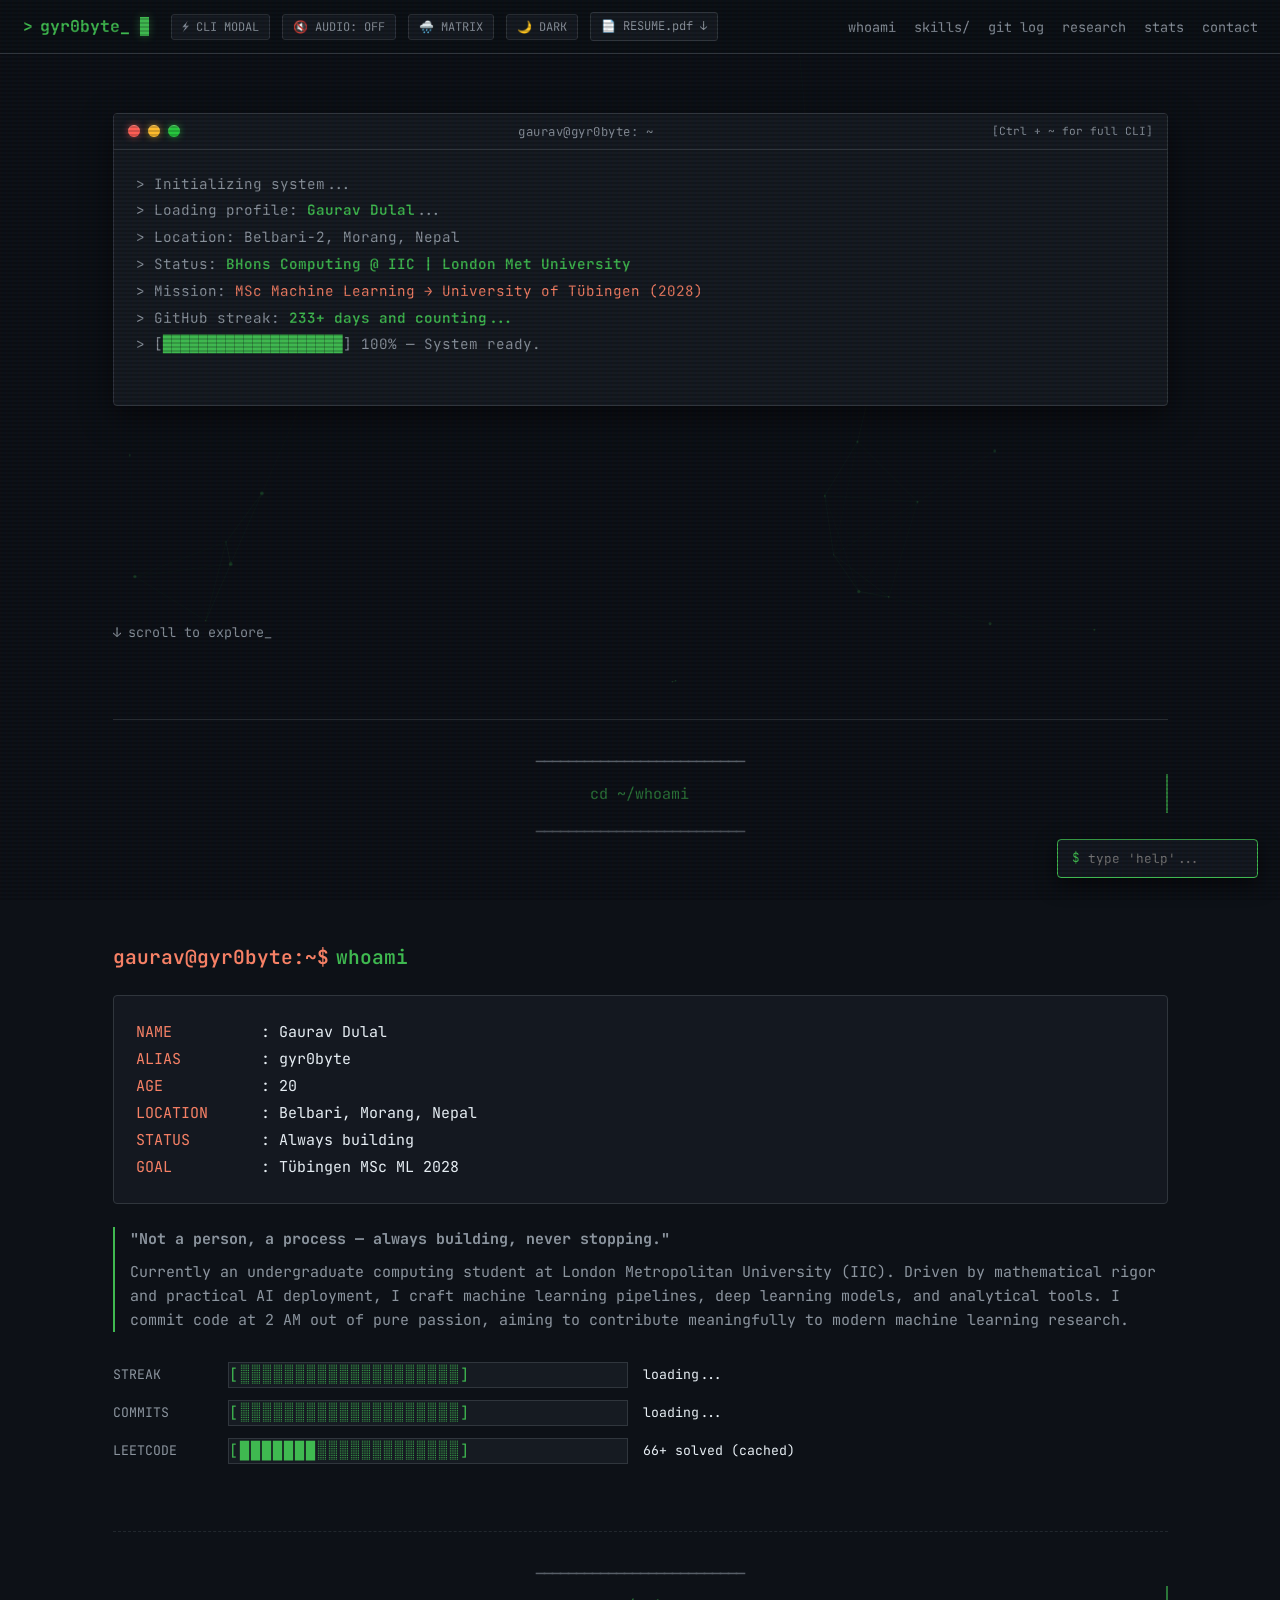
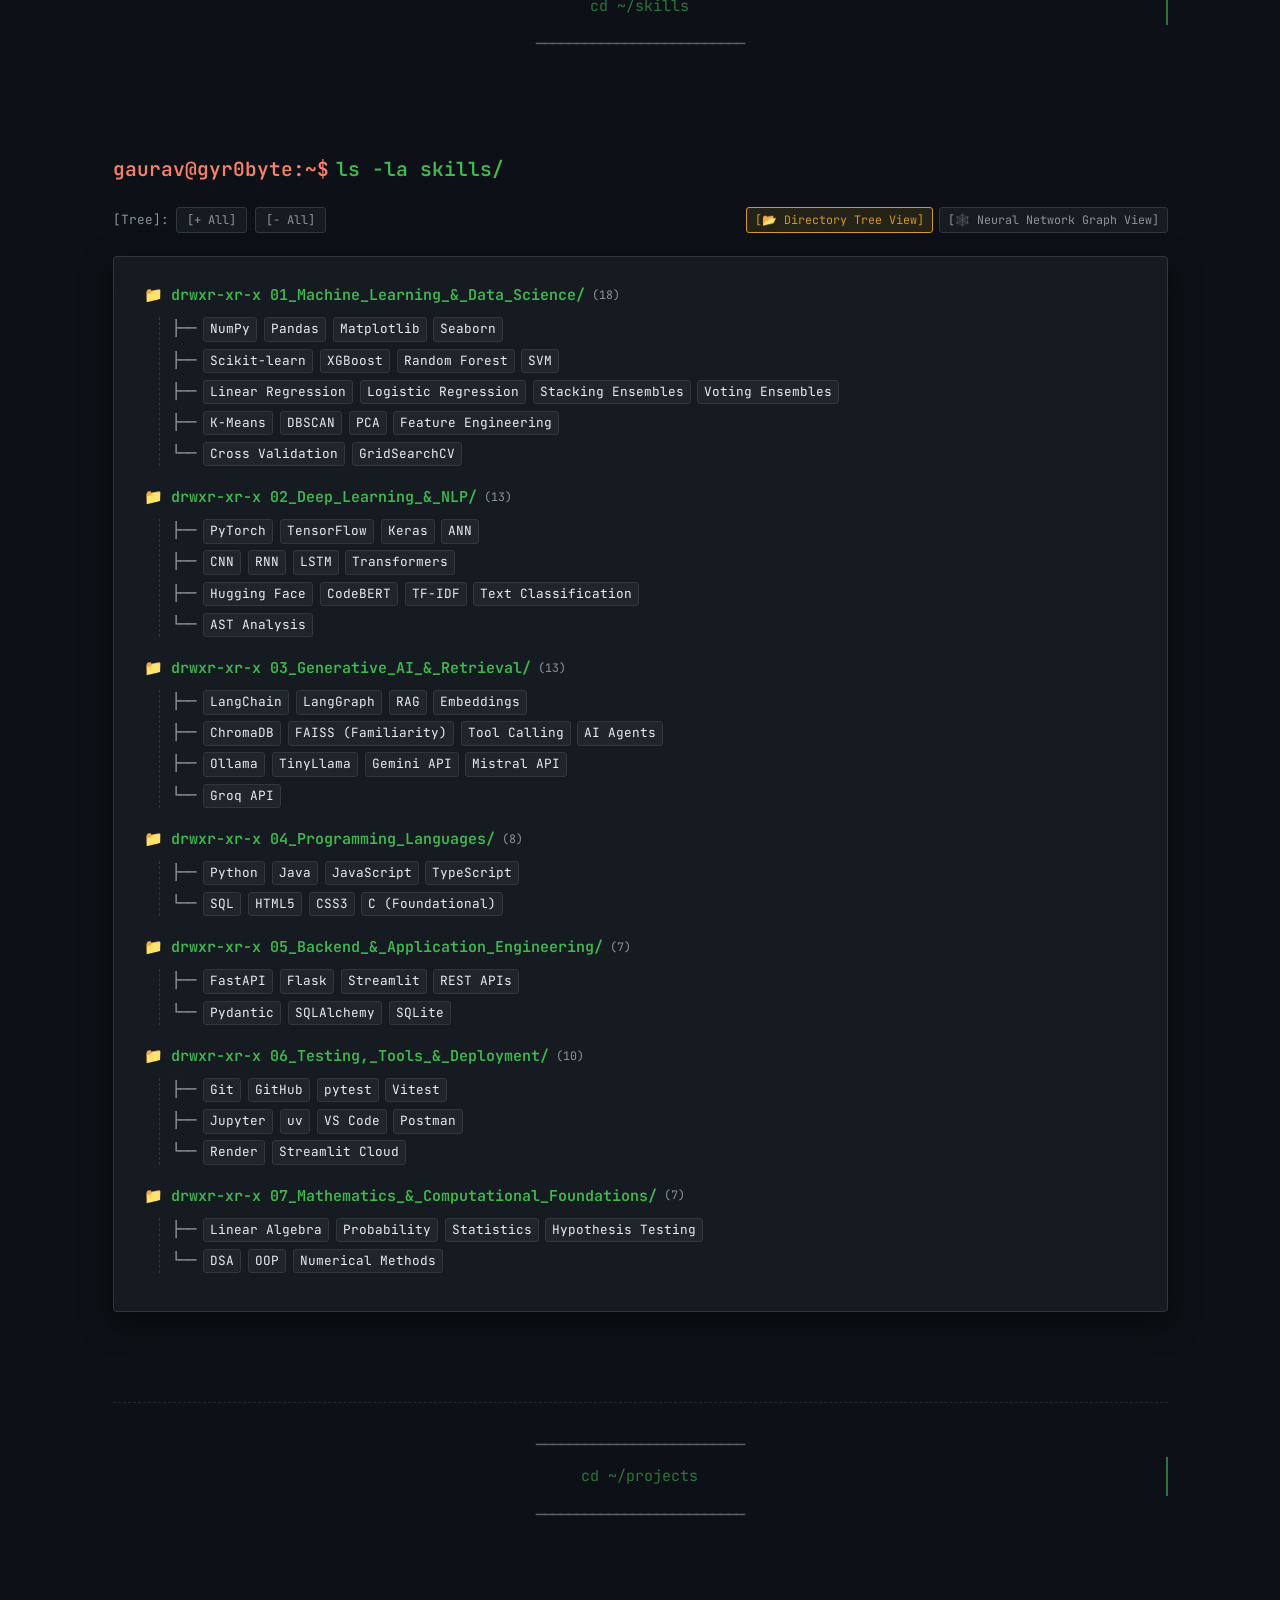
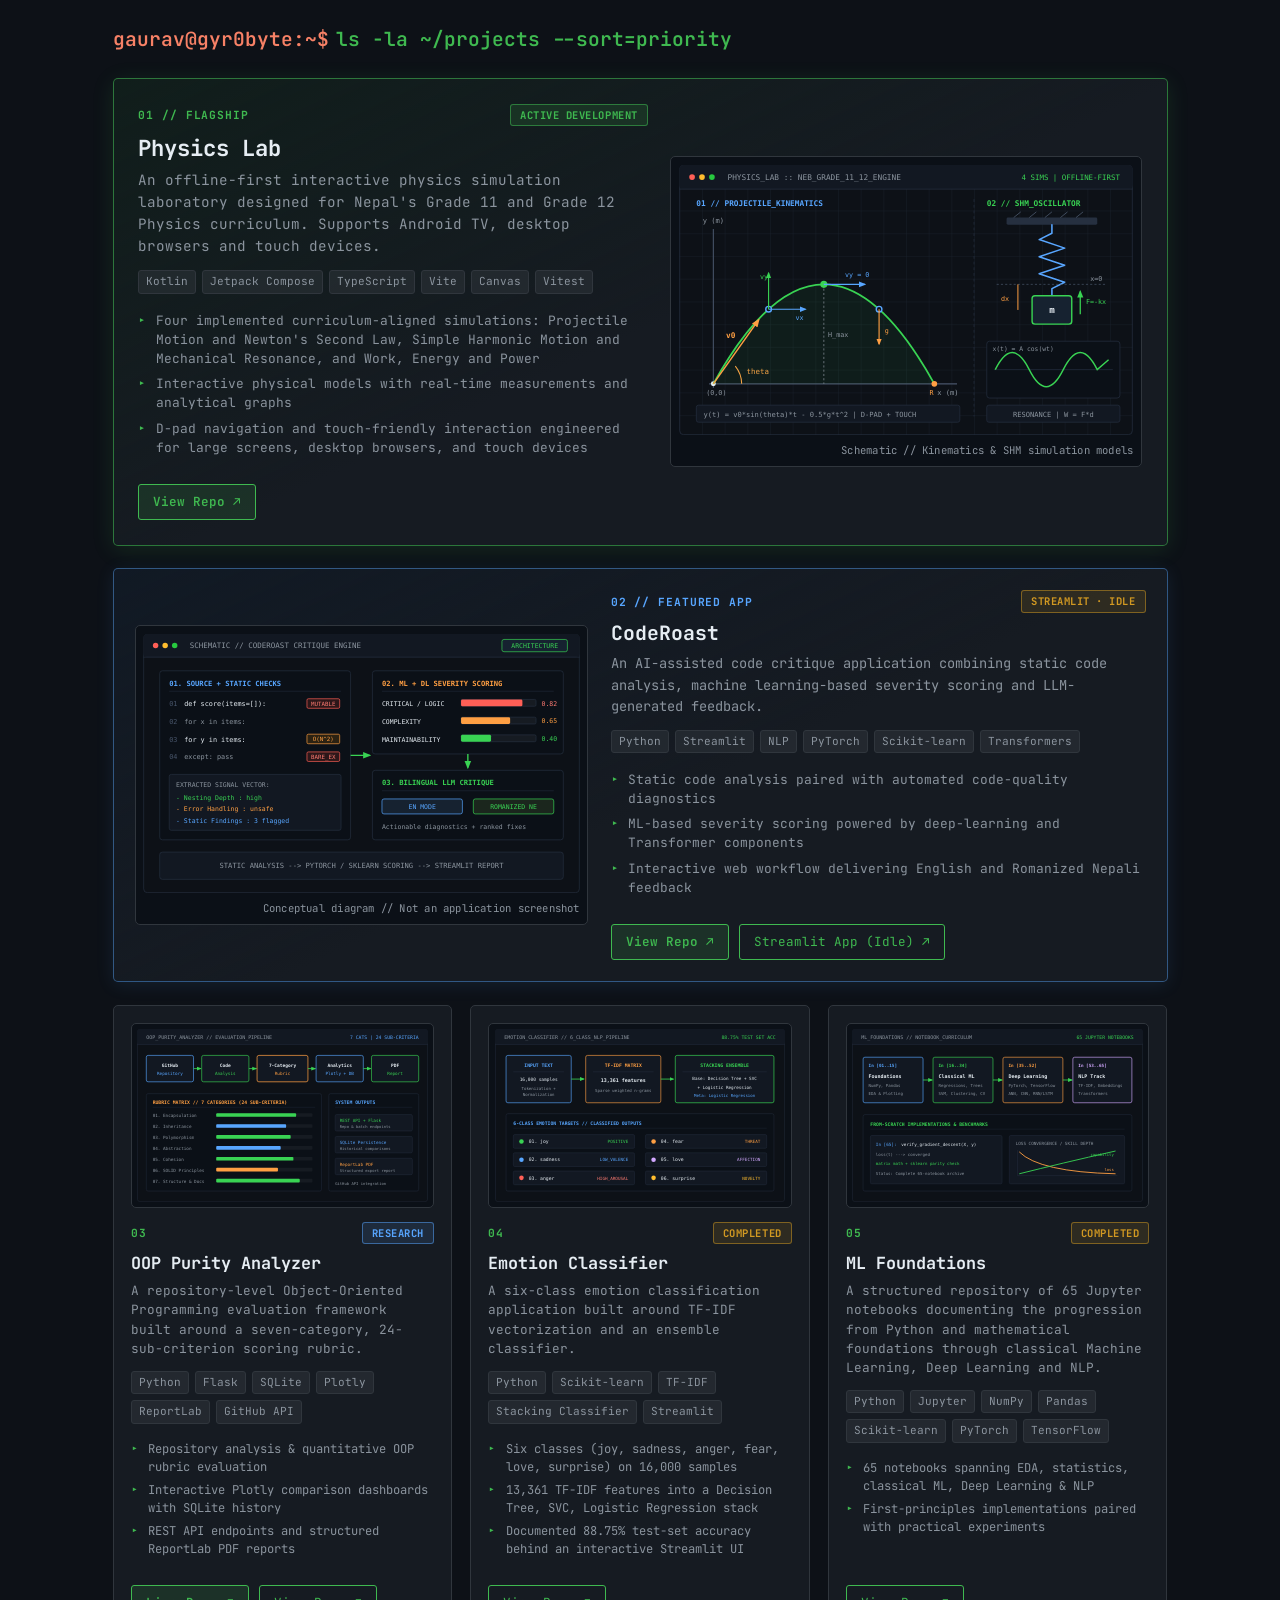
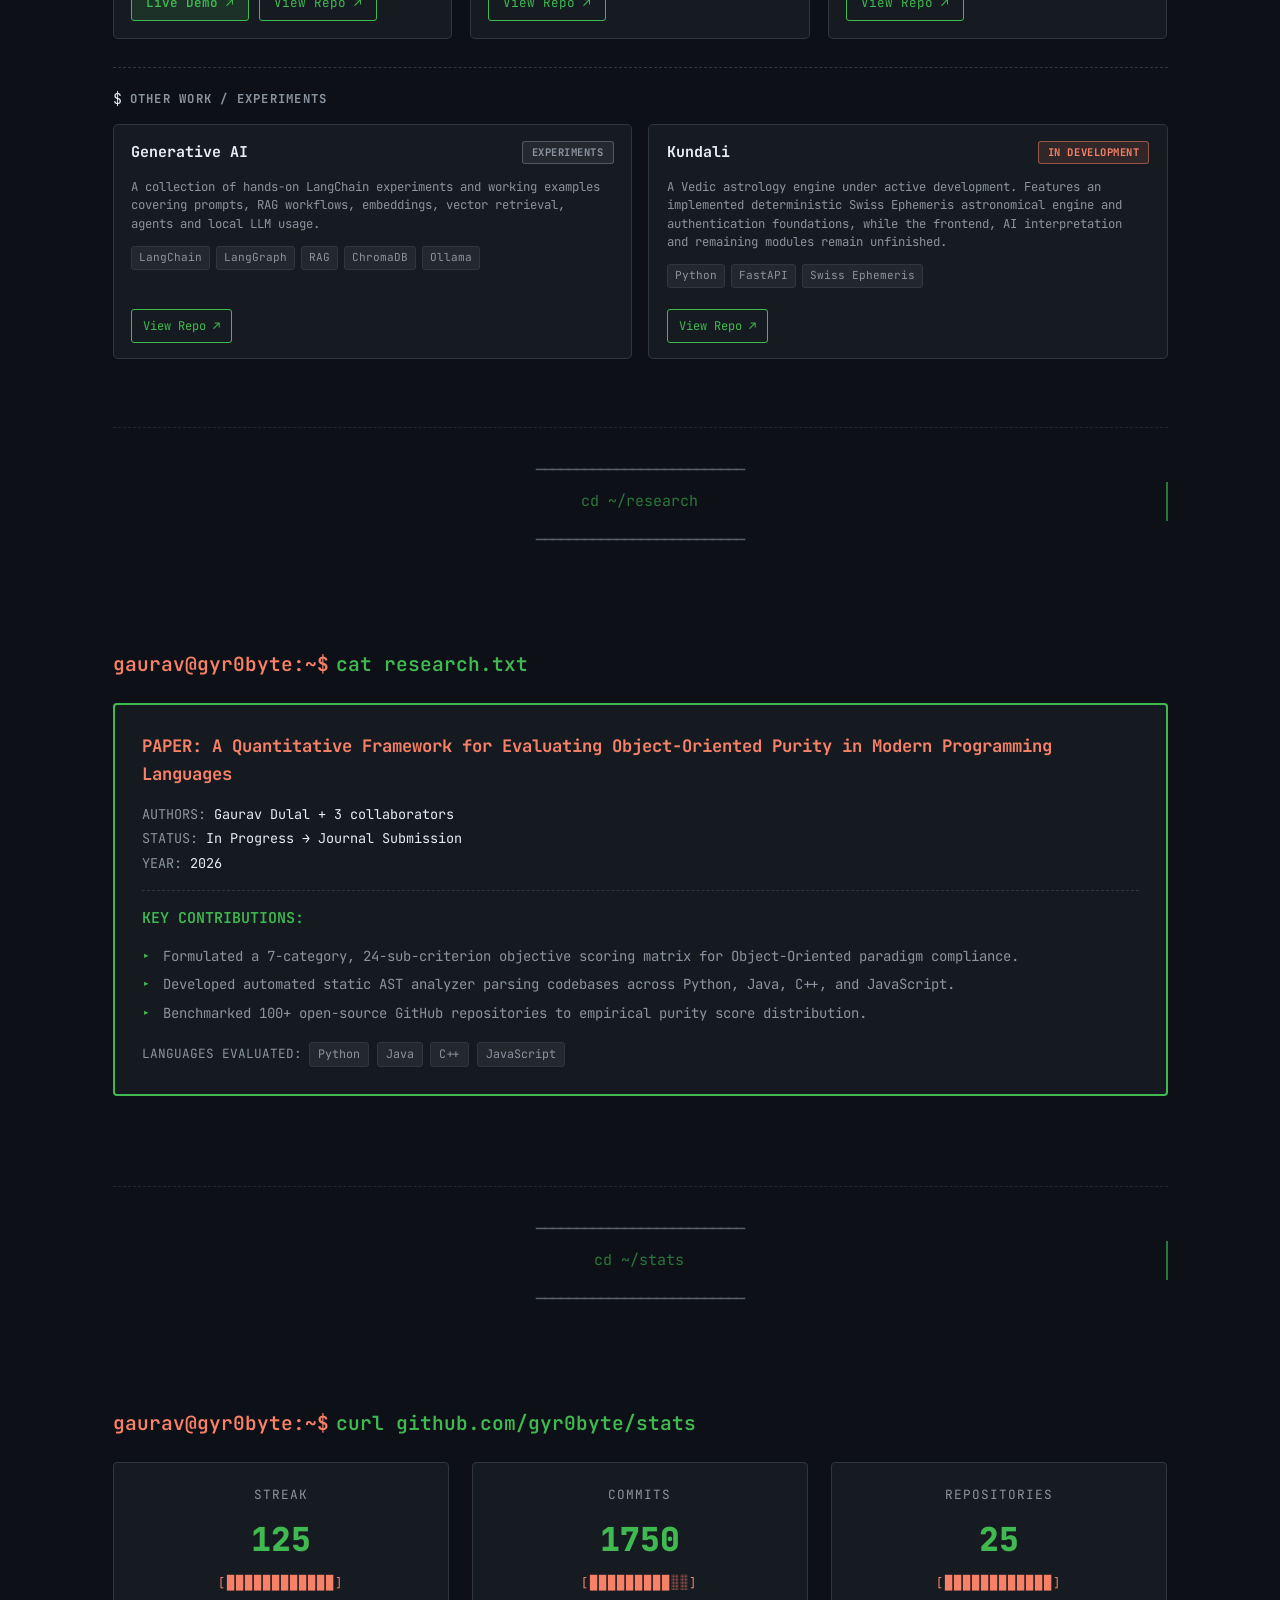
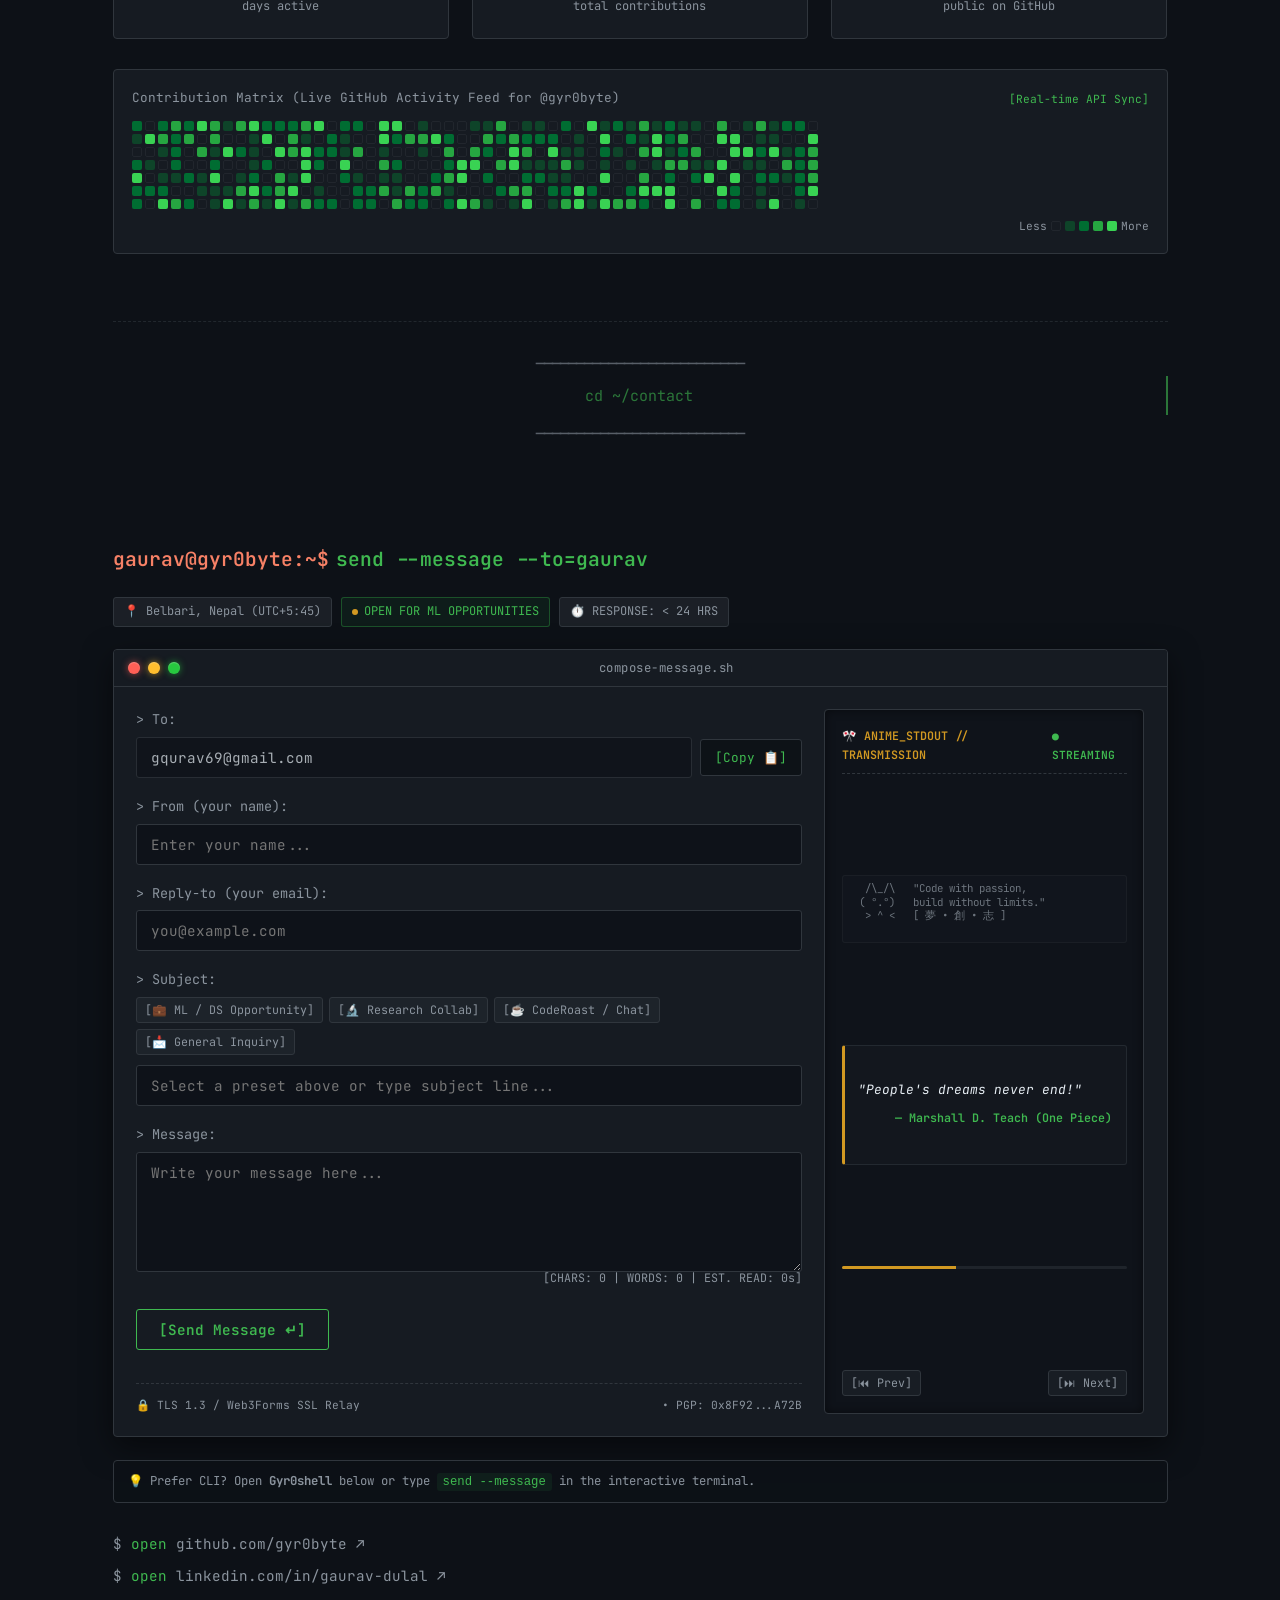
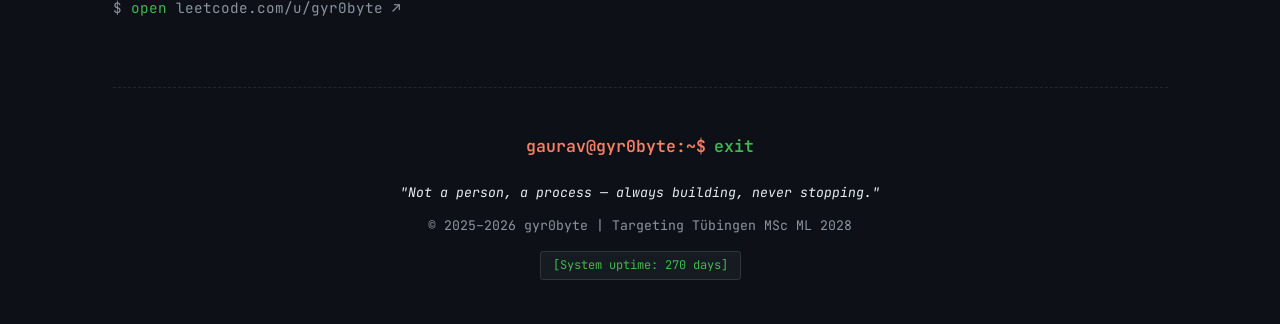
<file: index.html>
<!DOCTYPE html>
<html lang="en">
<head>
    <meta charset="UTF-8">
    <meta name="viewport" content="width=device-width, initial-scale=1.0">
    <title>Gaurav Dulal (gyr0byte) | Machine Learning Engineer & Researcher</title>
    <meta name="description" content="Modular Terminal/CLI Portfolio of Gaurav Dulal (gyr0byte) — Machine Learning Engineer & Researcher targeting Tübingen MSc ML 2028.">
    <meta name="author" content="Gaurav Dulal">

    <!-- Favicon -->
    <link rel="icon" type="image/svg+xml" href="assets/favicon.svg">

    <!-- Canonical URL -->
    <link rel="canonical" href="https://www.sirjan-dulal.com.np/">

    <!-- Open Graph / Social Meta Tags -->
    <meta property="og:type" content="website">
    <meta property="og:url" content="https://www.sirjan-dulal.com.np/">
    <meta property="og:title" content="Gaurav Dulal (gyr0byte) | Machine Learning Engineer & Researcher">
    <meta property="og:description" content="Modular Terminal/CLI Portfolio of Gaurav Dulal (gyr0byte) — Machine Learning Engineer & Researcher targeting Tübingen MSc ML 2028.">
    <meta property="og:image" content="https://www.sirjan-dulal.com.np/assets/og-preview.png">
    <meta property="og:image:width" content="1200">
    <meta property="og:image:height" content="630">

    <meta name="twitter:card" content="summary_large_image">
    <meta name="twitter:title" content="Gaurav Dulal (gyr0byte) | Machine Learning Engineer & Researcher">
    <meta name="twitter:description" content="Modular Terminal/CLI Portfolio of Gaurav Dulal (gyr0byte) — Machine Learning Engineer & Researcher targeting Tübingen MSc ML 2028.">
    <meta name="twitter:image" content="https://www.sirjan-dulal.com.np/assets/og-preview.png">
    <!-- Google Fonts -->
    <link rel="preconnect" href="https://fonts.googleapis.com">
    <link rel="preconnect" href="https://fonts.gstatic.com" crossorigin>
    <link href="https://fonts.googleapis.com/css2?family=Fira+Code:wght@300;400;500;600;700&family=JetBrains+Mono:wght@300;400;500;600;700;800&display=swap" rel="stylesheet">

    <!-- Preconnect to external APIs for faster live data fetch -->
    <link rel="preconnect" href="https://api.github.com">
    <link rel="preconnect" href="https://github-contributions-api.jogruber.de">
    <link rel="dns-prefetch" href="https://alfa-leetcode-api.onrender.com">

    <!-- Early Theme Init to prevent flash -->
    <script>
        try {
            if (localStorage.getItem('portfolio_theme_mode') === 'light') {
                document.documentElement.classList.add('theme-light');
            }
        } catch(e) {}
    </script>

    <!-- Modular CSS Stylesheets -->
    <link rel="stylesheet" href="css/main.css">

    <!-- JSON-LD Structured Data (Schema.org Person) for Google Knowledge Graph & AI Crawlers -->
    <script type="application/ld+json">
    {
      "@context": "https://schema.org",
      "@type": "Person",
      "name": "Gaurav Dulal",
      "alternateName": "gyr0byte",
      "url": "https://www.sirjan-dulal.com.np/",
      "image": "https://www.sirjan-dulal.com.np/assets/og-preview.png",
      "jobTitle": "Machine Learning Engineer & Researcher",
      "worksFor": {
        "@type": "EducationalOrganization",
        "name": "Itahari International College / London Metropolitan University"
      },
      "almaMater": {
        "@type": "EducationalOrganization",
        "name": "London Metropolitan University"
      },
      "sameAs": [
        "https://www.sirjan-dulal.com.np/",
        "https://github.com/gyr0byte",
        "https://www.linkedin.com/in/gaurav-dulal-66b7b4370/"
      ],
      "knowsAbout": [
        "Machine Learning",
        "Deep Learning",
        "Natural Language Processing",
        "PyTorch",
        "Python",
        "Scikit-Learn",
        "Stacking Ensembles",
        "Abstract Syntax Tree Parsing",
        "Object-Oriented Programming Purity Analysis"
      ],
      "knowsLanguage": ["English", "Nepali"],
      "description": "Gaurav Dulal (gyr0byte) is a Machine Learning Engineer and Researcher targeting the MSc Machine Learning program at the University of Tübingen (2028)."
    }
    </script>
</head>
<body>

    <!-- CRT Scanline Effect Overlay -->
    <div class="scanlines"></div>

    <!-- Canvas Layer for Matrix Digital Rain -->
    <canvas id="matrixCanvas"></canvas>

    <!-- Mouse Crosshair Follower -->
    <div class="cursor-follower" id="cursorFollower"></div>

    <!-- Navigation Header -->
    <header class="nav-header">
        <div class="nav-left">
            <a href="#hero" class="nav-logo">
                <span>&gt;</span> gyr0byte_<span class="blink-cursor"></span>
            </a>

            <!-- Extra Navigation Controls -->
            <div class="nav-controls">
                <button class="nav-btn" onclick="toggleTerminalModal()" title="Press Ctrl + ~">
                    ⚡ CLI MODAL
                </button>
                <button class="nav-btn" id="soundToggleBtn" onclick="toggleAudio()">
                    🔇 AUDIO: OFF
                </button>
                <button class="nav-btn" onclick="toggleMatrix()">
                    🌧️ MATRIX
                </button>
                <button class="nav-btn" id="themeToggleBtn" onclick="toggleThemeMode()" title="Toggle Light/Dark">
                    🌙 DARK
                </button>
                <a href="resume/Gaurav_Dulal_Resume.pdf" target="_blank" class="nav-btn" style="text-decoration: none;">
                    📄 RESUME.pdf ↓
                </a>
            </div>
        </div>

        <button class="nav-toggle" id="navToggle" aria-label="Toggle navigation">≡ MENU</button>

        <ul class="nav-links" id="navLinks">
            <!-- Mobile Extra Controls (hidden on desktop) -->
            <li class="mobile-nav-controls" style="display: none;">
                <button class="nav-btn" onclick="toggleTerminalModal()">⚡ CLI</button>
                <button class="nav-btn" id="soundToggleBtnMobile" onclick="toggleAudio()">🔇 AUDIO</button>
                <button class="nav-btn" onclick="toggleMatrix()">🌧️ MATRIX</button>
                <button class="nav-btn" id="themeToggleBtnMobile" onclick="toggleThemeMode()">🌙 THEME</button>
                <a href="resume/Gaurav_Dulal_Resume.pdf" target="_blank" class="nav-btn" style="text-decoration: none;">📄 RESUME</a>
            </li>
            <li><a href="#whoami" class="active">whoami</a></li>
            <li><a href="#skills">skills/</a></li>
            <li><a href="#projects">git log</a></li>
            <li><a href="#research">research</a></li>
            <li><a href="#stats">stats</a></li>
            <li><a href="#contact">contact</a></li>
        </ul>
    </header>

    <main class="container">

        <!-- SECTION 1: HERO / BOOT SEQUENCE -->
        <section id="hero">
            <canvas id="particleCanvas" style="position: absolute; top: 0; left: 0; width: 100%; height: 100%; z-index: -1; pointer-events: none; opacity: 0.6;"></canvas>
            <div class="terminal-window">
                <div class="terminal-header">
                    <div class="terminal-dots">
                        <span class="dot red" onclick="toggleTerminalModal()" title="Launch Terminal Modal"></span>
                        <span class="dot yellow" onclick="toggleMatrix()" title="Toggle Matrix Rain"></span>
                        <span class="dot green" onclick="toggleAudio()" title="Toggle Sound"></span>
                    </div>
                    <span class="terminal-title">gaurav@gyr0byte: ~</span>
                    <span class="cli-hint" style="font-size: 0.75rem; color: var(--secondary-text);">[Ctrl + ~ for full CLI]</span>
                </div>
                <div class="terminal-body">
                    <!-- Boot Sequence Output -->
                    <div class="boot-sequence" id="bootSequence">
                        <!-- Boot sequence lines populated dynamically via JS -->
                    </div>

                    <!-- SEO: Visually-hidden semantic H1 for crawlers & AI models -->
                    <h1 class="sr-only">Gaurav Dulal (gyr0byte) — Machine Learning Engineer & Researcher from Belbari, Nepal</h1>

                    <!-- ASCII Glitch Header (decorative, visible to users) -->
                    <div class="ascii-banner-container" id="asciiContainer" style="display: none;">
                        <span class="glitch-title" aria-hidden="true" data-text="GYR0BYTE">GYR0BYTE</span>
                    </div>

                    <!-- Dynamic Role Switcher -->
                    <div class="role-wrapper" id="roleWrapper" style="display: none;">
                        <span class="prompt-symbol">&gt; </span><span id="roleText"></span><span class="blink-cursor"></span>
                    </div>
                </div>
            </div>

            <!-- SEO: Fallback content for crawlers / JS-disabled browsers -->
            <noscript>
                <div style="padding: 1.5rem; color: #E6EDF3; font-family: 'JetBrains Mono', monospace; font-size: 0.95rem; line-height: 1.7;">
                    <p><strong>Gaurav Dulal</strong> (also known as <strong>gyr0byte</strong>) is a Machine Learning Engineer and Researcher based in Belbari, Morang, Nepal.</p>
                    <p>Currently pursuing BHons Computing at Itahari International College (London Metropolitan University), targeting the MSc Machine Learning program at the University of Tübingen, Germany (2028 cohort).</p>
                    <p>Core expertise: Python, PyTorch, Scikit-Learn, XGBoost, NLP (TF-IDF, LSTM, Transformers, AST Parsing), Stacking Ensembles, and applied deep learning research.</p>
                    <p>Contact: <a href="mailto:gqurav69@gmail.com" style="color: #3FB950;">gqurav69@gmail.com</a> | <a href="https://github.com/gyr0byte" style="color: #58A6FF;">GitHub</a> | <a href="https://www.linkedin.com/in/gaurav-dulal-66b7b4370/" style="color: #58A6FF;">LinkedIn</a></p>
                </div>
            </noscript>

            <div class="scroll-down-hint">
                <span>↓</span> <span>scroll to explore_</span>
            </div>
        </section>


        <!-- SECTION 2: ABOUT / WHOAMI -->
        <div class="section-divider"><span>cd ~/whoami</span></div>
        <section id="whoami">
            <div class="command-header">
                <span class="prompt-user">gaurav@gyr0byte:~$</span>
                <span>whoami</span>
            </div>

            <div class="whoami-box">
                <div class="whoami-row">
                    <span class="whoami-label">NAME</span>
                    <span class="whoami-val">: Gaurav Dulal</span>
                </div>
                <div class="whoami-row">
                    <span class="whoami-label">ALIAS</span>
                    <span class="whoami-val">: gyr0byte</span>
                </div>
                <div class="whoami-row">
                    <span class="whoami-label">AGE</span>
                    <span class="whoami-val" id="dynamicAge">: 20</span>
                </div>
                <div class="whoami-row">
                    <span class="whoami-label">LOCATION</span>
                    <span class="whoami-val">: Belbari, Morang, Nepal</span>
                </div>
                <div class="whoami-row">
                    <span class="whoami-label">STATUS</span>
                    <span class="whoami-val">: Always building</span>
                </div>
                <div class="whoami-row">
                    <span class="whoami-label">GOAL</span>
                    <span class="whoami-val">: Tübingen MSc ML 2028</span>
                </div>
            </div>

            <div class="whoami-bio">
                <p><strong>"Not a person, a process — always building, never stopping."</strong></p>
                <p style="margin-top: 0.6rem;">
                    Currently an undergraduate computing student at London Metropolitan University (IIC). Driven by mathematical rigor and practical AI deployment, I craft machine learning pipelines, deep learning models, and analytical tools. I commit code at 2 AM out of pure passion, aiming to contribute meaningfully to modern machine learning research.
                </p>
            </div>

            <!-- GitHub Stats Progress Bars (LIVE) -->
            <div class="stats-bars">
                <div class="bar-row">
                    <span class="bar-label">STREAK</span>
                    <div class="bar-track" id="whoamiStreakBar">[░░░░░░░░░░░░░░░░░░░░]</div>
                    <span class="bar-text" id="whoamiStreakVal">loading...</span>
                </div>
                <div class="bar-row">
                    <span class="bar-label">COMMITS</span>
                    <div class="bar-track" id="whoamiCommitsBar">[░░░░░░░░░░░░░░░░░░░░]</div>
                    <span class="bar-text" id="whoamiCommitsVal">loading...</span>
                </div>
                <div class="bar-row">
                    <span class="bar-label">LEETCODE</span>
                    <div class="bar-track" id="whoamiLeetcodeBar">[░░░░░░░░░░░░░░░░░░░░]</div>
                    <span class="bar-text" id="whoamiLeetcodeVal">loading...</span>
                </div>
            </div>
        </section>


        <!-- SECTION 3: SKILLS / ls -la skills/ -->
        <div class="section-divider"><span>cd ~/skills</span></div>
        <section id="skills">
            <div class="command-header">
                <span class="prompt-user">gaurav@gyr0byte:~$</span>
                <span>ls -la skills/</span>
            </div>

            <div class="skills-controls" style="display: flex; gap: 0.5rem; margin-bottom: 1rem; flex-wrap: wrap; align-items: center; justify-content: space-between;">
                <div style="display: flex; gap: 0.5rem; align-items: center;">
                    <span class="skills-controls-hint" style="color: var(--secondary-text); font-size: 0.85rem;">[Tree]:</span>
                    <button class="nav-btn" onclick="expandAllSkills()">[+ All]</button>
                    <button class="nav-btn" onclick="collapseAllSkills()">[- All]</button>
                </div>
                <div class="skills-view-toggle" style="display: flex; gap: 0.4rem;">
                    <button class="chip-btn active" id="btnViewTree" onclick="switchSkillsView('tree')">[📂 Directory Tree View]</button>
                    <button class="chip-btn" id="btnViewGraph" onclick="switchSkillsView('graph')">[🕸️ Neural Network Graph View]</button>
                </div>
            </div>

            <div class="terminal-window">
                <div class="terminal-body">
                    <ul class="skills-tree" id="skillsTree"></ul>

                    <!-- Neural Network Graph View Container -->
                    <div id="skillsGraphContainer" style="display: none; position: relative; width: 100%;">
                        <div class="skills-graph-header" style="display: flex; justify-content: space-between; align-items: center; margin-bottom: 0.8rem; font-size: 0.8rem; color: var(--secondary-text); border-bottom: 1px dashed var(--border); padding-bottom: 0.5rem; flex-wrap: wrap; gap: 0.5rem;">
                            <span>🕸️ NEURAL_SKILL_GRAPH v3.0 (Interactive Physics · Drag &amp; Touch)</span>
                            <span class="graph-status-badge">● LIVE SIMULATION</span>
                        </div>
                        <canvas id="skillsGraphCanvas" class="skills-graph-canvas"></canvas>
                        
                        <div class="skills-graph-cue" style="display: flex; justify-content: space-between; align-items: center; margin-top: 0.5rem; font-size: 0.75rem; color: var(--secondary-text); font-family: var(--font-mono); flex-wrap: wrap; gap: 0.5rem;">
                            <span>💡 Tip: Hover or tap nodes for details · Click filter pills below to isolate clusters · Drag nodes</span>
                            <span id="graphFilterReset" onclick="filterGraphCategory('all')" style="cursor: pointer; color: var(--terminal-green); display: none;">[Reset Filter ↺]</span>
                        </div>

                        <!-- Interactive Category Filter Chips / Legend (Populated dynamically from SKILLS_DATA) -->
                        <div class="skills-graph-legend" id="skillsGraphLegend" style="display: flex; gap: 0.5rem; flex-wrap: wrap; margin-top: 0.7rem; font-size: 0.75rem; color: var(--secondary-text); font-family: var(--font-mono); justify-content: center;"></div>
                    </div>
                </div>
            </div>
        </section>


        <!-- SECTION 4: PROJECTS / git log -->
        <div class="section-divider"><span>cd ~/projects</span></div>
        <section id="projects" aria-labelledby="projects-command-heading">
            <div class="command-header" id="projects-command-heading">
                <span class="prompt-user">gaurav@gyr0byte:~$</span>
                <span>ls -la ~/projects --sort=priority</span>
            </div>

            <div class="projects-showcase">

                <!-- 01 — Physics Lab (Primary Flagship) -->
                <article class="project-card project-featured-primary">
                    <div class="project-split">
                        <div class="project-body">
                            <div class="project-topline">
                                <span class="project-index">01 // FLAGSHIP</span>
                                <span class="project-status status-active">ACTIVE DEVELOPMENT</span>
                            </div>
                            <h3 class="project-name">Physics Lab</h3>
                            <p class="project-summary">
                                An offline-first interactive physics simulation laboratory designed for Nepal's Grade 11 and Grade 12 Physics curriculum. Supports Android TV, desktop browsers and touch devices.
                            </p>
                            <div class="tech-tags" aria-label="Physics Lab technologies">
                                <span class="tag">Kotlin</span>
                                <span class="tag">Jetpack Compose</span>
                                <span class="tag">TypeScript</span>
                                <span class="tag">Vite</span>
                                <span class="tag">Canvas</span>
                                <span class="tag">Vitest</span>
                            </div>
                            <ul class="project-highlights">
                                <li>Four implemented curriculum-aligned simulations: Projectile Motion and Newton's Second Law, Simple Harmonic Motion and Mechanical Resonance, and Work, Energy and Power</li>
                                <li>Interactive physical models with real-time measurements and analytical graphs</li>
                                <li>D-pad navigation and touch-friendly interaction engineered for large screens, desktop browsers, and touch devices</li>
                            </ul>
                            <div class="project-links">
                                <a href="https://github.com/gyr0byte/physics-lab" target="_blank" rel="noopener noreferrer" class="btn-link btn-primary">View Repo ↗</a>
                            </div>
                        </div>

                        <figure class="project-visual-frame">
                            <img src="assets/project-previews/physics-lab.svg"
                                 alt="Vector diagram illustrating 2D projectile motion with velocity vectors on a coordinate grid and a spring-mass oscillator"
                                 width="640" height="380" loading="lazy" decoding="async">
                            <figcaption class="visual-caption">Schematic // Kinematics &amp; SHM simulation models</figcaption>
                        </figure>
                    </div>
                </article>

                <!-- 02 — CodeRoast (Secondary Featured) -->
                <article class="project-card project-featured-secondary">
                    <div class="project-split project-split-reverse">
                        <div class="project-body">
                            <div class="project-topline">
                                <span class="project-index">02 // FEATURED APP</span>
                                <span class="project-status status-idle">STREAMLIT · IDLE</span>
                            </div>
                            <h3 class="project-name">CodeRoast</h3>
                            <p class="project-summary">
                                An AI-assisted code critique application combining static code analysis, machine learning-based severity scoring and LLM-generated feedback.
                            </p>
                            <div class="tech-tags" aria-label="CodeRoast technologies">
                                <span class="tag">Python</span>
                                <span class="tag">Streamlit</span>
                                <span class="tag">NLP</span>
                                <span class="tag">PyTorch</span>
                                <span class="tag">Scikit-learn</span>
                                <span class="tag">Transformers</span>
                            </div>
                            <ul class="project-highlights">
                                <li>Static code analysis paired with automated code-quality diagnostics</li>
                                <li>ML-based severity scoring powered by deep-learning and Transformer components</li>
                                <li>Interactive web workflow delivering English and Romanized Nepali feedback</li>
                            </ul>
                            <div class="project-links">
                                <a href="https://github.com/gyr0byte/CodeRoast" target="_blank" rel="noopener noreferrer" class="btn-link btn-primary">View Repo ↗</a>
                                <a href="https://coderoast.streamlit.app/" target="_blank" rel="noopener noreferrer" class="btn-link" title="Streamlit Cloud demo currently sleeps after inactivity; wakes on demand">Streamlit App (Idle) ↗</a>
                            </div>
                        </div>

                        <figure class="project-visual-frame">
                            <img src="assets/project-previews/coderoast.svg"
                                 alt="Conceptual terminal-inspired architecture diagram showing source code analysis findings and severity indicators"
                                 width="640" height="380" loading="lazy" decoding="async">
                            <figcaption class="visual-caption">Conceptual diagram // Not an application screenshot</figcaption>
                        </figure>
                    </div>
                </article>

                <!-- 03–05 Compact Primary Row -->
                <div class="projects-compact-grid">

                    <!-- 03 — OOP Purity Analyzer -->
                    <article class="project-card project-compact">
                        <figure class="project-visual-frame project-visual-compact">
                            <img src="assets/project-previews/oop-purity-analyzer.svg"
                                 alt="Evaluation pipeline diagram from GitHub Repository through Code Analysis and 7-Category Rubric to Analytics and PDF Report"
                                 width="640" height="380" loading="lazy" decoding="async">
                        </figure>
                        <div class="project-body">
                            <div class="project-topline">
                                <span class="project-index">03</span>
                                <span class="project-status status-research">RESEARCH</span>
                            </div>
                            <h3 class="project-name">OOP Purity Analyzer</h3>
                            <p class="project-summary">
                                A repository-level Object-Oriented Programming evaluation framework built around a seven-category, 24-sub-criterion scoring rubric.
                            </p>
                            <div class="tech-tags" aria-label="OOP Purity Analyzer technologies">
                                <span class="tag">Python</span>
                                <span class="tag">Flask</span>
                                <span class="tag">SQLite</span>
                                <span class="tag">Plotly</span>
                                <span class="tag">ReportLab</span>
                                <span class="tag">GitHub API</span>
                            </div>
                            <ul class="project-highlights">
                                <li>Repository analysis &amp; quantitative OOP rubric evaluation</li>
                                <li>Interactive Plotly comparison dashboards with SQLite history</li>
                                <li>REST API endpoints and structured ReportLab PDF reports</li>
                            </ul>
                            <div class="project-links">
                                <a href="https://oop-purity-analyzer-1.onrender.com" target="_blank" rel="noopener noreferrer" class="btn-link btn-live">Live Demo ↗</a>
                                <a href="https://github.com/gyr0byte/OOP_Purity_Analyzer" target="_blank" rel="noopener noreferrer" class="btn-link">View Repo ↗</a>
                            </div>
                        </div>
                    </article>

                    <!-- 04 — Emotion Classifier -->
                    <article class="project-card project-compact">
                        <figure class="project-visual-frame project-visual-compact">
                            <img src="assets/project-previews/emotion-classifier.svg"
                                 alt="Diagram showing TF-IDF extraction with 13,361 features feeding a Stacking Classifier for six emotion classes"
                                 width="640" height="380" loading="lazy" decoding="async">
                        </figure>
                        <div class="project-body">
                            <div class="project-topline">
                                <span class="project-index">04</span>
                                <span class="project-status status-completed">COMPLETED</span>
                            </div>
                            <h3 class="project-name">Emotion Classifier</h3>
                            <p class="project-summary">
                                A six-class emotion classification application built around TF-IDF vectorization and an ensemble classifier.
                            </p>
                            <div class="tech-tags" aria-label="Emotion Classifier technologies">
                                <span class="tag">Python</span>
                                <span class="tag">Scikit-learn</span>
                                <span class="tag">TF-IDF</span>
                                <span class="tag">Stacking Classifier</span>
                                <span class="tag">Streamlit</span>
                            </div>
                            <ul class="project-highlights">
                                <li>Six classes (joy, sadness, anger, fear, love, surprise) on 16,000 samples</li>
                                <li>13,361 TF-IDF features into a Decision Tree, SVC, Logistic Regression stack</li>
                                <li>Documented 88.75% test-set accuracy behind an interactive Streamlit UI</li>
                            </ul>
                            <div class="project-links">
                                <a href="https://github.com/gyr0byte/Sentimental_Analysis" target="_blank" rel="noopener noreferrer" class="btn-link">View Repo ↗</a>
                            </div>
                        </div>
                    </article>

                    <!-- 05 — ML Foundations -->
                    <article class="project-card project-compact">
                        <figure class="project-visual-frame project-visual-compact">
                            <img src="assets/project-previews/ml-foundations.svg"
                                 alt="Curriculum diagram showing progression across 65 Jupyter notebooks from Python and Math to Machine Learning, Deep Learning, and NLP"
                                 width="640" height="380" loading="lazy" decoding="async">
                        </figure>
                        <div class="project-body">
                            <div class="project-topline">
                                <span class="project-index">05</span>
                                <span class="project-status status-completed">COMPLETED</span>
                            </div>
                            <h3 class="project-name">ML Foundations</h3>
                            <p class="project-summary">
                                A structured repository of 65 Jupyter notebooks documenting the progression from Python and mathematical foundations through classical Machine Learning, Deep Learning and NLP.
                            </p>
                            <div class="tech-tags" aria-label="ML Foundations technologies">
                                <span class="tag">Python</span>
                                <span class="tag">Jupyter</span>
                                <span class="tag">NumPy</span>
                                <span class="tag">Pandas</span>
                                <span class="tag">Scikit-learn</span>
                                <span class="tag">PyTorch</span>
                                <span class="tag">TensorFlow</span>
                            </div>
                            <ul class="project-highlights">
                                <li>65 notebooks spanning EDA, statistics, classical ML, Deep Learning &amp; NLP</li>
                                <li>First-principles implementations paired with practical experiments</li>
                            </ul>
                            <div class="project-links">
                                <a href="https://github.com/gyr0byte/ML-Foundations" target="_blank" rel="noopener noreferrer" class="btn-link">View Repo ↗</a>
                            </div>
                        </div>
                    </article>

                </div>

                <!-- Secondary Work / Experiments -->
                <div class="other-work-section">
                    <div class="other-work-header">
                        <span class="prompt-user">$</span>
                        <h3 class="other-work-title">OTHER WORK / EXPERIMENTS</h3>
                    </div>

                    <div class="experiments-grid">

                        <article class="experiment-card">
                            <div class="project-topline">
                                <h4 class="experiment-name">Generative AI</h4>
                                <span class="project-status status-experiments">EXPERIMENTS</span>
                            </div>
                            <p class="experiment-summary">
                                A collection of hands-on LangChain experiments and working examples covering prompts, RAG workflows, embeddings, vector retrieval, agents and local LLM usage.
                            </p>
                            <div class="tech-tags" aria-label="Generative AI technologies">
                                <span class="tag">LangChain</span>
                                <span class="tag">LangGraph</span>
                                <span class="tag">RAG</span>
                                <span class="tag">ChromaDB</span>
                                <span class="tag">Ollama</span>
                            </div>
                            <div class="project-links">
                                <a href="https://github.com/gyr0byte/Generative-AI" target="_blank" rel="noopener noreferrer" class="btn-link btn-compact">View Repo ↗</a>
                            </div>
                        </article>

                        <article class="experiment-card">
                            <div class="project-topline">
                                <h4 class="experiment-name">Kundali</h4>
                                <span class="project-status status-dev">IN DEVELOPMENT</span>
                            </div>
                            <p class="experiment-summary">
                                A Vedic astrology engine under active development. Features an implemented deterministic Swiss Ephemeris astronomical engine and authentication foundations, while the frontend, AI interpretation and remaining modules remain unfinished.
                            </p>
                            <div class="tech-tags" aria-label="Kundali technologies">
                                <span class="tag">Python</span>
                                <span class="tag">FastAPI</span>
                                <span class="tag">Swiss Ephemeris</span>
                            </div>
                            <div class="project-links">
                                <a href="https://github.com/gyr0byte/Kundali-SYP" target="_blank" rel="noopener noreferrer" class="btn-link btn-compact">View Repo ↗</a>
                            </div>
                        </article>

                    </div>
                </div>

            </div>
        </section>

        <!-- SECTION 5: RESEARCH / cat research.txt -->
        <div class="section-divider"><span>cd ~/research</span></div>
        <section id="research">
            <div class="command-header">
                <span class="prompt-user">gaurav@gyr0byte:~$</span>
                <span>cat research.txt</span>
            </div>

            <div class="paper-box">
                <div class="paper-title">
                    PAPER: A Quantitative Framework for Evaluating Object-Oriented Purity in Modern Programming Languages
                </div>
                <div class="paper-meta">
                    <div>AUTHORS: <span>Gaurav Dulal + 3 collaborators</span></div>
                    <div>STATUS: <span>In Progress → Journal Submission</span></div>
                    <div>YEAR: <span>2026</span></div>
                </div>

                <div style="border-top: 1px dashed var(--border); padding-top: 1rem; margin-top: 1rem;">
                    <div style="color: var(--terminal-green); font-weight: 600; margin-bottom: 0.5rem;">KEY CONTRIBUTIONS:</div>
                    <ul class="bullets-list">
                        <li>Formulated a 7-category, 24-sub-criterion objective scoring matrix for Object-Oriented paradigm compliance.</li>
                        <li>Developed automated static AST analyzer parsing codebases across Python, Java, C++, and JavaScript.</li>
                        <li>Benchmarked 100+ open-source GitHub repositories to empirical purity score distribution.</li>
                    </ul>
                </div>

                <div style="margin-top: 1.2rem; display: flex; align-items: center; gap: 0.5rem; flex-wrap: wrap;">
                    <span style="color: var(--secondary-text); font-size: 0.85rem;">LANGUAGES EVALUATED:</span>
                    <span class="tag">Python</span>
                    <span class="tag">Java</span>
                    <span class="tag">C++</span>
                    <span class="tag">JavaScript</span>
                </div>
            </div>
        </section>


        <!-- SECTION 6: GITHUB STATS / curl stats -->
        <div class="section-divider"><span>cd ~/stats</span></div>
        <section id="stats">
            <div class="command-header">
                <div style="display: flex; align-items: center; gap: 0.5rem;">
                    <span class="prompt-user">gaurav@gyr0byte:~$</span>
                    <span>curl github.com/gyr0byte/stats</span>
                </div>
            </div>

            <div class="counter-grid">
                <div class="counter-card">
                    <div class="counter-label">STREAK</div>
                    <div class="counter-val" data-target="233">0</div>
                    <div class="counter-bar">[████████████]</div>
                    <div style="color: var(--secondary-text); font-size: 0.8rem; margin-top: 4px;">days active</div>
                </div>

                <div class="counter-card">
                    <div class="counter-label">COMMITS</div>
                    <div class="counter-val" data-target="3500">0</div>
                    <div class="counter-bar">[█████████░░]</div>
                    <div style="color: var(--secondary-text); font-size: 0.8rem; margin-top: 4px;">total contributions</div>
                </div>

                <div class="counter-card">
                    <div class="counter-label">REPOSITORIES</div>
                    <div class="counter-val" data-target="32">0</div>
                    <div class="counter-bar">[████████████]</div>
                    <div style="color: var(--secondary-text); font-size: 0.8rem; margin-top: 4px;">public on GitHub</div>
                </div>
            </div>

            <!-- GitHub Heatmap Grid -->
            <div class="heatmap-container">
                <div class="heatmap-title" style="display: flex; justify-content: space-between; align-items: center;">
                    <span>Contribution Matrix (Live GitHub Activity Feed for @gyr0byte)</span>
                    <span style="font-size: 0.75rem; color: var(--terminal-green);">[Real-time API Sync]</span>
                </div>
                <div class="heatmap-grid" id="heatmapGrid">
                    <!-- 364 cells generated dynamically -->
                </div>
                <div style="display: flex; justify-content: flex-end; align-items: center; gap: 4px; margin-top: 8px; font-size: 0.75rem; color: var(--secondary-text);">
                    <span>Less</span>
                    <span class="cell lvl-0"></span>
                    <span class="cell lvl-1"></span>
                    <span class="cell lvl-2"></span>
                    <span class="cell lvl-3"></span>
                    <span class="cell lvl-4"></span>
                    <span>More</span>
                </div>
            </div>
        </section>


        <!-- SECTION 7: CONTACT / send --message -->
        <div class="section-divider"><span>cd ~/contact</span></div>
        <section id="contact">
            <div class="command-header">
                <span class="prompt-user">gaurav@gyr0byte:~$</span>
                <span>send --message --to=gaurav</span>
            </div>

            <!-- Telemetry Header Badges -->
            <div class="contact-telemetry-header">
                <span class="telemetry-badge">📍 Belbari, Nepal (UTC+5:45)</span>
                <span class="telemetry-badge status-open"><span class="pulse-dot"></span> OPEN FOR ML OPPORTUNITIES</span>
                <span class="telemetry-badge">⏱️ RESPONSE: &lt; 24 HRS</span>
            </div>

            <div class="terminal-window">
                <div class="terminal-header">
                    <div class="terminal-dots">
                        <span class="dot red"></span>
                        <span class="dot yellow"></span>
                        <span class="dot green"></span>
                    </div>
                    <span class="terminal-title">compose-message.sh</span>
                    <span></span>
                </div>
                <div class="terminal-body">
                    <div class="contact-layout">
                        <form class="contact-form" id="contactForm" action="https://api.web3forms.com/submit" method="POST">
                            <!-- Web3Forms Access Key -->
                            <input type="hidden" name="access_key" value="0c87bb68-65f7-4b08-a72b-446c382dc55d">
                            <!-- Redirect back to portfolio after submit -->
                            <input type="hidden" name="redirect" value="https://gyr0byte.github.io/Protfolio/?sent=true">
                            <input type="hidden" name="from_name" value="gyr0byte Portfolio Contact">
                            <!-- Honeypot anti-spam -->
                            <input type="checkbox" name="botcheck" style="display: none;">

                            <div class="form-group">
                                <label>&gt; To:</label>
                                <div class="input-copy-wrapper">
                                    <input type="text" class="form-control" id="toEmailInput" value="gqurav69@gmail.com" readonly style="opacity: 0.7;">
                                    <button type="button" class="btn-copy-email" id="btnCopyEmail" onclick="copyEmailToClipboard()">[Copy 📋]</button>
                                </div>
                            </div>
                            <div class="form-group">
                                <label>&gt; From (your name):</label>
                                <input type="text" name="name" id="formName" class="form-control" placeholder="Enter your name..." required>
                            </div>
                            <div class="form-group">
                                <label>&gt; Reply-to (your email):</label>
                                <input type="email" name="email" id="formEmail" class="form-control" placeholder="you@example.com" required>
                            </div>
                            <div class="form-group">
                                <label>&gt; Subject:</label>
                                <div class="subject-chips">
                                    <button type="button" class="chip-btn" onclick="selectSubjectChip(this, '💼 ML / DS Opportunity')">[💼 ML / DS Opportunity]</button>
                                    <button type="button" class="chip-btn" onclick="selectSubjectChip(this, '🔬 Research Collaboration')">[🔬 Research Collab]</button>
                                    <button type="button" class="chip-btn" onclick="selectSubjectChip(this, '☕ CodeRoast / Coffee Chat')">[☕ CodeRoast / Chat]</button>
                                    <button type="button" class="chip-btn" onclick="selectSubjectChip(this, '📩 General Inquiry')">[📩 General Inquiry]</button>
                                </div>
                                <input type="text" name="subject" id="formSubject" class="form-control" placeholder="Select a preset above or type subject line..." required>
                            </div>
                            <div class="form-group">
                                <label>&gt; Message:</label>
                                <textarea name="message" id="formMessage" class="form-control" placeholder="Write your message here..." required></textarea>
                                <div class="message-telemetry" id="messageTelemetry">[CHARS: 0 | WORDS: 0 | EST. READ: 0s]</div>
                            </div>
                            <button type="submit" class="btn-submit" id="formSubmitBtn">
                                [Send Message ↵]
                            </button>

                            <div class="contact-security-footer">
                                <span>🔒 TLS 1.3 / Web3Forms SSL Relay</span>
                                <span>• PGP: 0x8F92...A72B</span>
                            </div>
                        </form>

                        <!-- Anime Quote Rotator Panel -->
                        <div class="anime-quote-panel">
                            <div class="anime-panel-header">
                                <span>🎌 ANIME_STDOUT // TRANSMISSION</span>
                                <span class="anime-pulse">● STREAMING</span>
                            </div>
                            <div class="anime-ascii-watermark">
                                <pre>
  /\_/\   "Code with passion,
 ( °.°)   build without limits."
  > ^ <   [ 夢 • 創 • 志 ]
                                </pre>
                            </div>
                            <div class="anime-quote-box">
                                <div class="anime-quote-text" id="animeQuoteText">"People's dreams never end!"</div>
                                <div class="anime-quote-author" id="animeQuoteAuthor">— Marshall D. Teach (One Piece)</div>
                            </div>
                            <div class="anime-progress-track">
                                <div class="anime-progress-bar" id="animeProgressBar"></div>
                            </div>
                            <div class="anime-controls">
                                <button type="button" class="chip-btn" onclick="prevAnimeQuote()">[⏮ Prev]</button>
                                <button type="button" class="chip-btn" onclick="nextAnimeQuote()">[⏭ Next]</button>
                            </div>
                        </div>
                    </div>
                    <div id="formStatus" style="margin-top: 1rem; color: var(--terminal-green); display: none;"></div>
                </div>
            </div>

            <!-- CLI Hint -->
            <div class="cli-hint-box">
                💡 <span>Prefer CLI? Open <strong>Gyr0shell</strong> below or type <code>send --message</code> in the interactive terminal.</span>
            </div>

            <!-- Social Commands -->

            <!-- Social Commands -->
            <div class="social-cmds">
                <a href="https://github.com/gyr0byte" target="_blank" rel="noopener" class="social-cmd-link">
                    $ <span class="cmd">open</span> github.com/gyr0byte ↗
                </a>
                <a href="https://www.linkedin.com/in/gaurav-dulal-66b7b4370/" target="_blank" rel="noopener" class="social-cmd-link">
                    $ <span class="cmd">open</span> linkedin.com/in/gaurav-dulal ↗
                </a>
                <a href="https://leetcode.com/u/gyr0byte" target="_blank" rel="noopener" class="social-cmd-link">
                    $ <span class="cmd">open</span> leetcode.com/u/gyr0byte ↗
                </a>
            </div>
        </section>

    </main>

    <!-- SECTION 8: FOOTER -->
    <footer>
        <div class="container">
            <p class="command-header" style="justify-content: center; font-size: 1.1rem;">
                <span class="prompt-user">gaurav@gyr0byte:~$</span> <span>exit</span>
            </p>
            <p class="footer-quote">"Not a person, a process — always building, never stopping."</p>
            <p><span id="dynamicCopyright">© 2026</span> gyr0byte | Targeting Tübingen MSc ML 2028</p>
            <div class="uptime-badge" id="uptimeBadge">[System uptime: calculating...]</div>
        </div>
    </footer>

    <!-- Floating Interactive Command Input -->
    <div class="cli-floating-bar">
        <span style="color: var(--terminal-green);">$</span>
        <div class="cli-input-wrapper floating-input-wrapper">
            <input type="text" id="cliCommandInput" class="cli-input" placeholder="type 'help'..." autocomplete="off" spellcheck="false">
            <span id="floatingCliGhost" class="cli-ghost-text"></span>
        </div>
    </div>

    <!-- Interactive Terminal Emulator Modal Overlay -->
    <div class="terminal-modal-overlay" id="terminalModal">
        <div class="terminal-modal-window">
            <div class="terminal-header">
                <div class="terminal-dots">
                    <span class="dot red" onclick="toggleTerminalModal()"></span>
                    <span class="dot yellow"></span>
                    <span class="dot green"></span>
                </div>
                <span class="terminal-title">Gyr0shell v2.6.0 — Interactive CLI Emulator</span>
                <button class="nav-btn modal-close-btn" onclick="toggleTerminalModal()" title="Close Terminal">
                    <span class="desktop-text">[ESC / CLOSE]</span>
                    <span class="mobile-text">[✕]</span>
                </button>
            </div>
            <div class="terminal-modal-body" id="modalCliBody">
                <div style="color: var(--terminal-green);">
                    Gyr0shell v2.6.0 (x86_64-pc-nepal-os)<br>
                    Type '<span style="color: var(--accent-orange);">help</span>' for available commands. Try '<span style="color: var(--amber-yellow);">neofetch</span>', '<span style="color: var(--cyan-blue);">nvtop</span>', '<span style="color: var(--terminal-green);">ls</span>', or '<span style="color: var(--accent-orange);">tree</span>'.<br>
                    <span style="color: var(--secondary-text); font-size: 0.8rem;">[Tip: Autocomplete ghost suggestion appears as you type. Press <span style="color: var(--accent-orange);">Tab</span> or <span style="color: var(--accent-orange);">&rarr;</span> to accept]</span>
                </div>
            </div>

            <div class="terminal-modal-input-row">
                <span class="cli-modal-prompt" id="modalCliPrompt" style="color: var(--accent-orange);">gaurav@gyr0byte:~$</span>
                <div class="cli-input-wrapper modal-input-wrapper">
                    <input type="text" id="modalCliInput" class="terminal-modal-input" placeholder="Enter command..." autocomplete="off" spellcheck="false">
                    <span id="modalCliGhost" class="cli-ghost-text"></span>
                </div>
            </div>
        </div>
    </div>

    <!-- Modular JS Scripts -->
    <script src="js/animations.js"></script>
    <script src="js/particles.js"></script>
    <script src="js/audio.js"></script>
    <script src="js/matrix.js"></script>
    <script src="js/boot.js"></script>
    <script src="js/typewriter.js"></script>
    <script src="js/skills-data.js?v=3.0.0"></script>
    <script src="js/skills.js?v=3.0.0"></script>
    <script src="js/skills-graph.js?v=3.0.0"></script>
    <script src="js/stats.js"></script>
    <script src="js/projects.js"></script>
    <script src="js/cli.js"></script>
    <script src="js/main.js"></script>
</body>
</html>
</file>
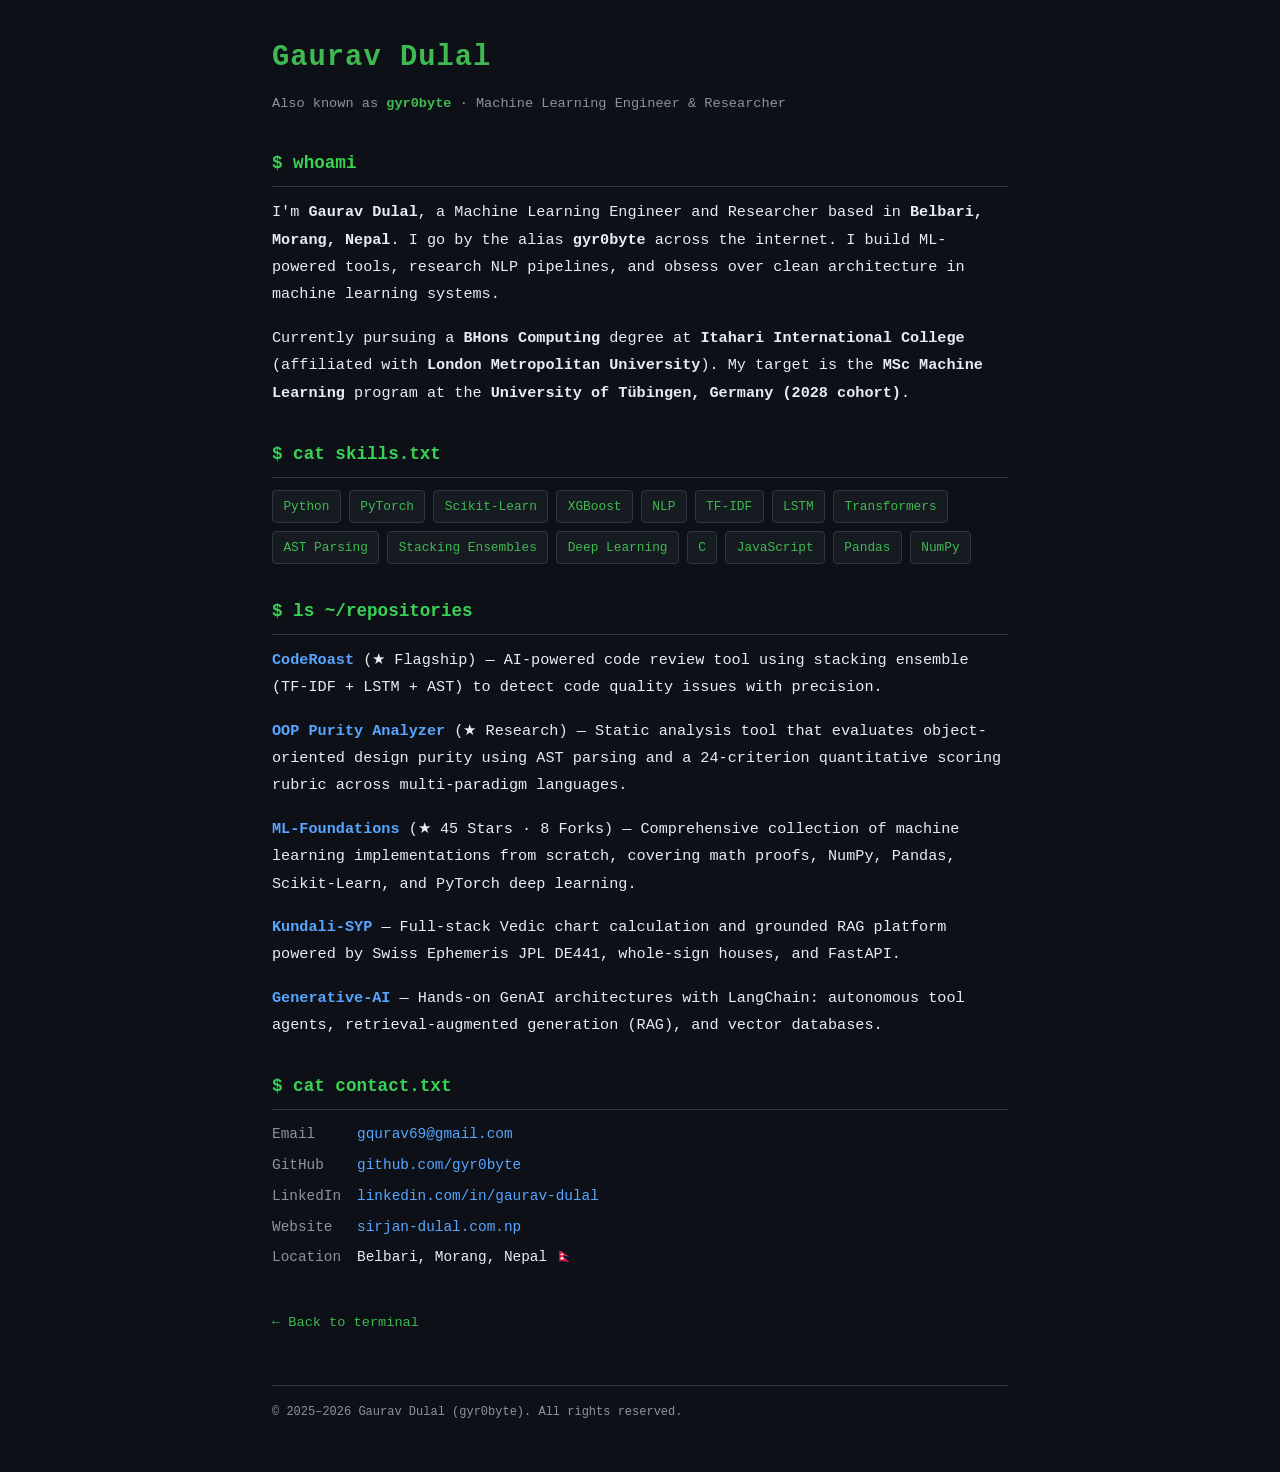
<file: about.html>
<!DOCTYPE html>
<html lang="en">
<head> 
    <meta charset="UTF-8">
    <meta name="viewport" content="width=device-width, initial-scale=1.0">
    <title>About Gaurav Dulal (gyr0byte) — Machine Learning Engineer & Researcher</title>
    <meta name="description" content="Gaurav Dulal, known online as gyr0byte, is a Machine Learning Engineer and Researcher from Belbari, Morang, Nepal. Pursuing BHons Computing at Itahari International College (London Metropolitan University), targeting the MSc Machine Learning program at the University of Tübingen (2028).">
    <meta name="author" content="Gaurav Dulal">
    <meta name="keywords" content="Gaurav Dulal, gyr0byte, Machine Learning, Deep Learning, NLP, PyTorch, Python, Nepal, Tübingen, Researcher">
    <link rel="canonical" href="https://www.sirjan-dulal.com.np/about.html">

    <!-- Open Graph -->
    <meta property="og:type" content="profile">
    <meta property="og:title" content="About Gaurav Dulal (gyr0byte) — Machine Learning Engineer & Researcher">
    <meta property="og:description" content="Gaurav Dulal (gyr0byte) is a Machine Learning Engineer from Belbari, Nepal, targeting the MSc Machine Learning program at the University of Tübingen (2028).">
    <meta property="og:url" content="https://www.sirjan-dulal.com.np/about.html">
    <meta property="og:image" content="https://www.sirjan-dulal.com.np/assets/og-preview.png">
    <meta property="og:site_name" content="Gaurav Dulal — gyr0byte">
    <meta property="profile:first_name" content="Gaurav">
    <meta property="profile:last_name" content="Dulal">
    <meta property="profile:username" content="gyr0byte">

    <!-- Twitter Card -->
    <meta name="twitter:card" content="summary_large_image">
    <meta name="twitter:title" content="About Gaurav Dulal (gyr0byte)">
    <meta name="twitter:description" content="Machine Learning Engineer & Researcher from Belbari, Nepal. Builder of CodeRoast, OOP Purity Analyzer, and ML-Foundations.">
    <meta name="twitter:image" content="https://www.sirjan-dulal.com.np/assets/og-preview.png">

    <!-- JSON-LD Person Schema -->
    <script type="application/ld+json">
    {
      "@context": "https://schema.org",
      "@type": "Person",
      "name": "Gaurav Dulal",
      "alternateName": "gyr0byte",
      "url": "https://www.sirjan-dulal.com.np/",
      "image": "https://www.sirjan-dulal.com.np/assets/og-preview.png",
      "jobTitle": "Machine Learning Engineer & Researcher",
      "worksFor": {
        "@type": "EducationalOrganization",
        "name": "Itahari International College / London Metropolitan University"
      },
      "almaMater": {
        "@type": "EducationalOrganization",
        "name": "London Metropolitan University"
      },
      "address": {
        "@type": "PostalAddress",
        "addressLocality": "Belbari",
        "addressRegion": "Morang",
        "addressCountry": "NP"
      },
      "sameAs": [
        "https://www.sirjan-dulal.com.np/",
        "https://github.com/gyr0byte",
        "https://www.linkedin.com/in/gaurav-dulal-66b7b4370/"
      ],
      "knowsAbout": [
        "Machine Learning",
        "Deep Learning",
        "Natural Language Processing",
        "PyTorch",
        "Python",
        "Scikit-Learn",
        "XGBoost",
        "Stacking Ensembles",
        "TF-IDF",
        "LSTM",
        "Transformers",
        "Abstract Syntax Tree Parsing",
        "Object-Oriented Programming Purity Analysis"
      ],
      "knowsLanguage": ["English", "Nepali"],
      "description": "Gaurav Dulal (gyr0byte) is a Machine Learning Engineer and Researcher based in Belbari, Nepal, targeting the MSc Machine Learning program at the University of Tübingen (2028)."
    }
    </script>

    <style>
        :root {
            --bg: #0D1117;
            --surface: #161B22;
            --border: #30363D;
            --green: #3FB950;
            --blue: #58A6FF;
            --cyan: #39D353;
            --white: #E6EDF3;
            --muted: #8B949E;
            --font-mono: 'JetBrains Mono', 'Fira Code', 'Cascadia Code', 'Consolas', monospace;
        }

        * { box-sizing: border-box; margin: 0; padding: 0; }

        body {
            background-color: var(--bg);
            color: var(--white);
            font-family: var(--font-mono);
            font-size: 0.95rem;
            line-height: 1.8;
            padding: 2rem;
            max-width: 800px;
            margin: 0 auto;
        }

        a { color: var(--blue); text-decoration: none; }
        a:hover { text-decoration: underline; color: var(--cyan); }

        h1 {
            font-size: 1.8rem;
            color: var(--green);
            margin-bottom: 0.5rem;
            letter-spacing: 1px;
        }

        h2 {
            font-size: 1.1rem;
            color: var(--cyan);
            margin-top: 2rem;
            margin-bottom: 0.75rem;
            border-bottom: 1px solid var(--border);
            padding-bottom: 0.4rem;
        }

        .subtitle {
            color: var(--muted);
            font-size: 0.85rem;
            margin-bottom: 2rem;
        }

        p { margin-bottom: 1rem; }

        .badge-list {
            display: flex;
            flex-wrap: wrap;
            gap: 0.5rem;
            margin-bottom: 1rem;
        }

        .badge {
            background: var(--surface);
            border: 1px solid var(--border);
            padding: 0.25rem 0.65rem;
            border-radius: 4px;
            font-size: 0.8rem;
            color: var(--green);
        }

        .contact-grid {
            display: grid;
            grid-template-columns: auto 1fr;
            gap: 0.3rem 1rem;
            font-size: 0.9rem;
        }

        .contact-grid dt { color: var(--muted); }
        .contact-grid dd { color: var(--white); }

        .back-link {
            display: inline-block;
            margin-top: 2.5rem;
            color: var(--green);
            font-size: 0.85rem;
        }

        .back-link::before { content: '← '; }

        footer {
            margin-top: 3rem;
            padding-top: 1rem;
            border-top: 1px solid var(--border);
            color: var(--muted);
            font-size: 0.75rem;
        }
    </style>
</head>
<body>

    <h1>Gaurav Dulal</h1>
    <p class="subtitle">Also known as <strong style="color: var(--green);">gyr0byte</strong> · Machine Learning Engineer & Researcher</p>

    <h2>$ whoami</h2>
    <p>
        I'm <strong>Gaurav Dulal</strong>, a Machine Learning Engineer and Researcher based in
        <strong>Belbari, Morang, Nepal</strong>. I go by the alias <strong>gyr0byte</strong> across
        the internet. I build ML-powered tools, research NLP pipelines, and obsess over clean
        architecture in machine learning systems.
    </p>
    <p>
        Currently pursuing a <strong>BHons Computing</strong> degree at
        <strong>Itahari International College</strong> (affiliated with
        <strong>London Metropolitan University</strong>). My target is the
        <strong>MSc Machine Learning</strong> program at the
        <strong>University of Tübingen, Germany (2028 cohort)</strong>.
    </p>

    <h2>$ cat skills.txt</h2>
    <div class="badge-list">
        <span class="badge">Python</span>
        <span class="badge">PyTorch</span>
        <span class="badge">Scikit-Learn</span>
        <span class="badge">XGBoost</span>
        <span class="badge">NLP</span>
        <span class="badge">TF-IDF</span>
        <span class="badge">LSTM</span>
        <span class="badge">Transformers</span>
        <span class="badge">AST Parsing</span>
        <span class="badge">Stacking Ensembles</span>
        <span class="badge">Deep Learning</span>
        <span class="badge">C</span>
        <span class="badge">JavaScript</span>
        <span class="badge">Pandas</span>
        <span class="badge">NumPy</span>
    </div>

    <h2>$ ls ~/repositories</h2>
    <p>
        <strong><a href="https://github.com/gyr0byte/CodeRoast">CodeRoast</a></strong> (★ Flagship) —
        AI-powered code review tool using stacking ensemble (TF-IDF + LSTM + AST) to detect
        code quality issues with precision.
    </p>
    <p>
        <strong><a href="https://github.com/gyr0byte/OOP_Purity_Analyzer">OOP Purity Analyzer</a></strong> (★ Research) —
        Static analysis tool that evaluates object-oriented design purity using AST parsing
        and a 24-criterion quantitative scoring rubric across multi-paradigm languages.
    </p>
    <p>
        <strong><a href="https://github.com/gyr0byte/ML-Foundations">ML-Foundations</a></strong> (★ 45 Stars · 8 Forks) —
        Comprehensive collection of machine learning implementations from scratch, covering
        math proofs, NumPy, Pandas, Scikit-Learn, and PyTorch deep learning.
    </p>
    <p>
        <strong><a href="https://github.com/gyr0byte/Kundali-SYP">Kundali-SYP</a></strong> —
        Full-stack Vedic chart calculation and grounded RAG platform powered by Swiss Ephemeris JPL DE441,
        whole-sign houses, and FastAPI.
    </p>
    <p>
        <strong><a href="https://github.com/gyr0byte/Generative-AI">Generative-AI</a></strong> —
        Hands-on GenAI architectures with LangChain: autonomous tool agents, retrieval-augmented generation (RAG),
        and vector databases.
    </p>

    <h2>$ cat contact.txt</h2>
    <dl class="contact-grid">
        <dt>Email</dt>
        <dd><a href="mailto:gqurav69@gmail.com">gqurav69@gmail.com</a></dd>
        <dt>GitHub</dt>
        <dd><a href="https://github.com/gyr0byte">github.com/gyr0byte</a></dd>
        <dt>LinkedIn</dt>
        <dd><a href="https://www.linkedin.com/in/gaurav-dulal-66b7b4370/">linkedin.com/in/gaurav-dulal</a></dd>
        <dt>Website</dt>
        <dd><a href="https://www.sirjan-dulal.com.np/">sirjan-dulal.com.np</a></dd>
        <dt>Location</dt>
        <dd>Belbari, Morang, Nepal 🇳🇵</dd>
    </dl>

    <a class="back-link" href="/">Back to terminal</a>

    <footer>
        <p><span id="dynamicCopyright">&copy; 2025–2026</span> Gaurav Dulal (gyr0byte). All rights reserved.</p>
    </footer>

    <script>
        const copyrightEl = document.getElementById('dynamicCopyright');
        if (copyrightEl) {
            const y = new Date().getFullYear();
            copyrightEl.innerHTML = y <= 2025 ? '&copy; 2025' : `&copy; 2025–${y}`;
        }
    </script>

</body>
</html>
</file>
<file: css/main.css>
/* Master Stylesheet Importer */
@import 'variables.css';
@import 'reset.css';
@import 'terminal.css';
@import 'sections.css';
@import 'cli.css';
</file>
